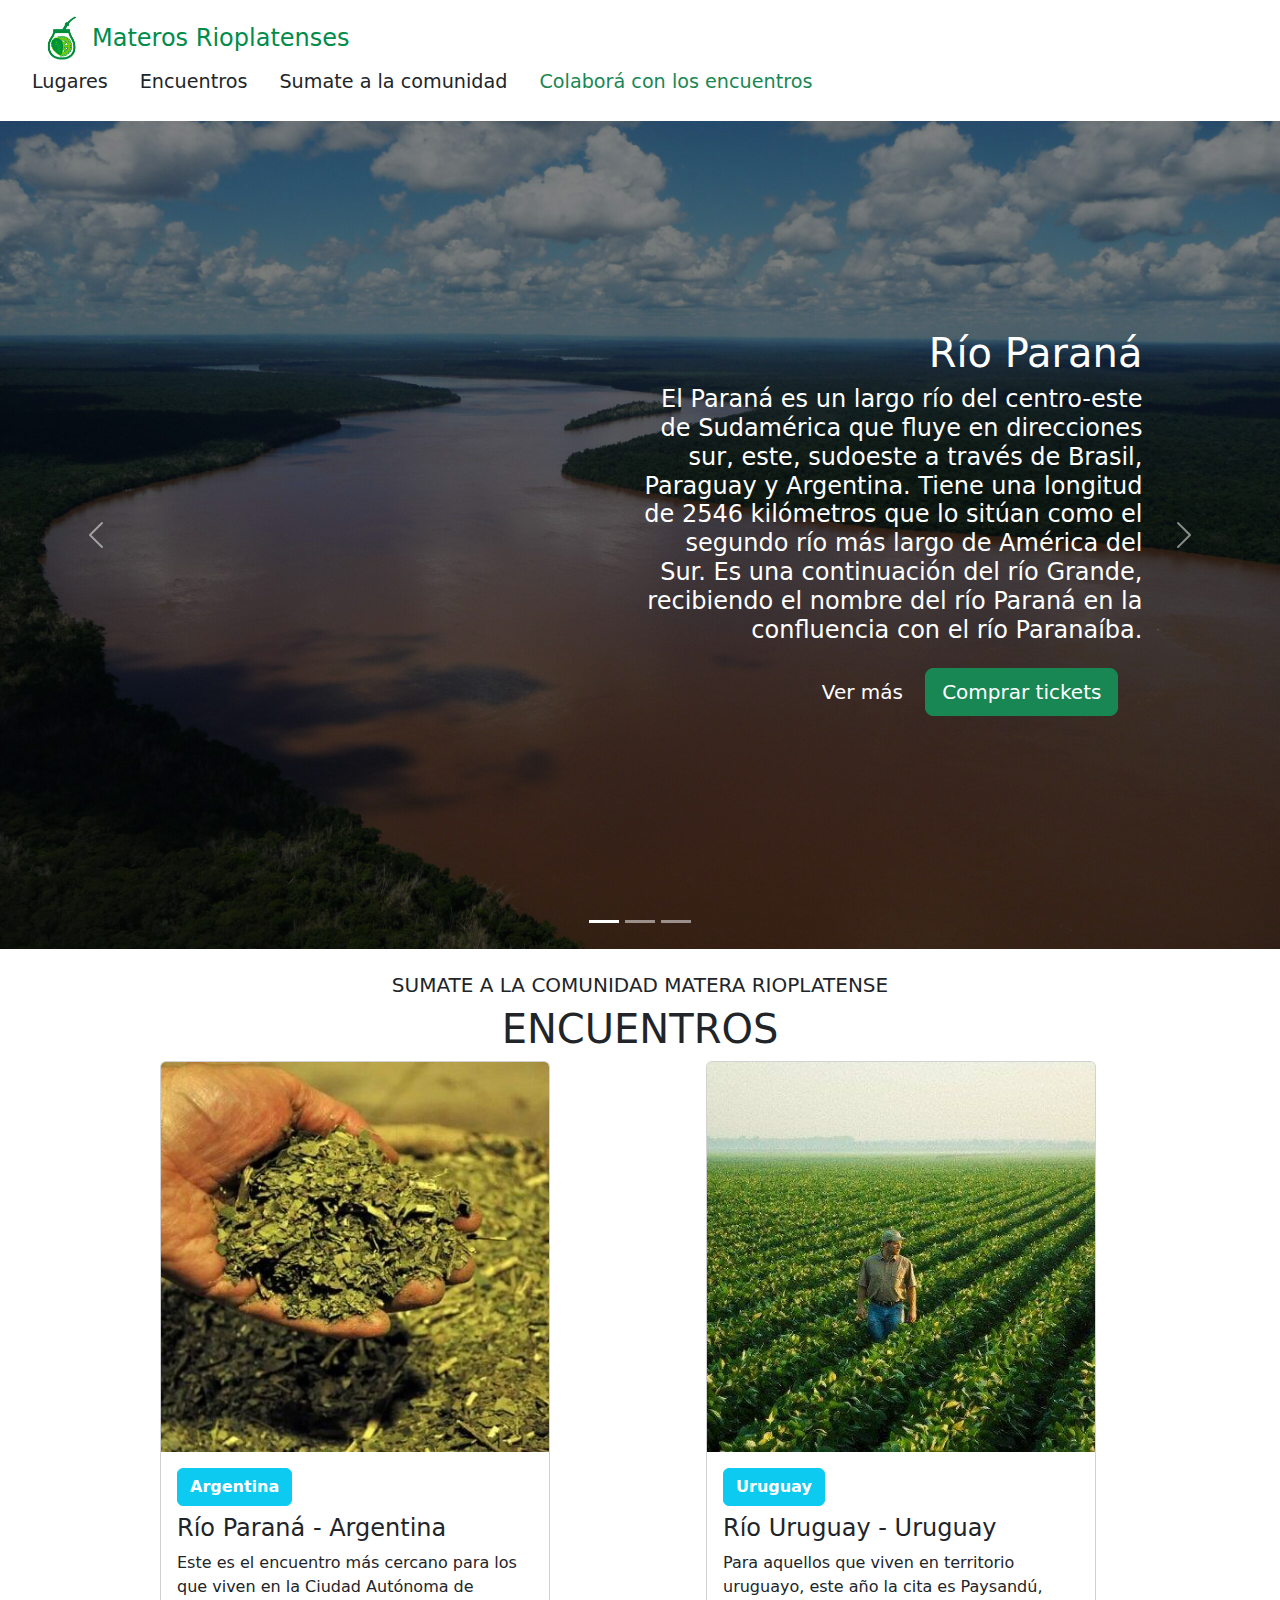
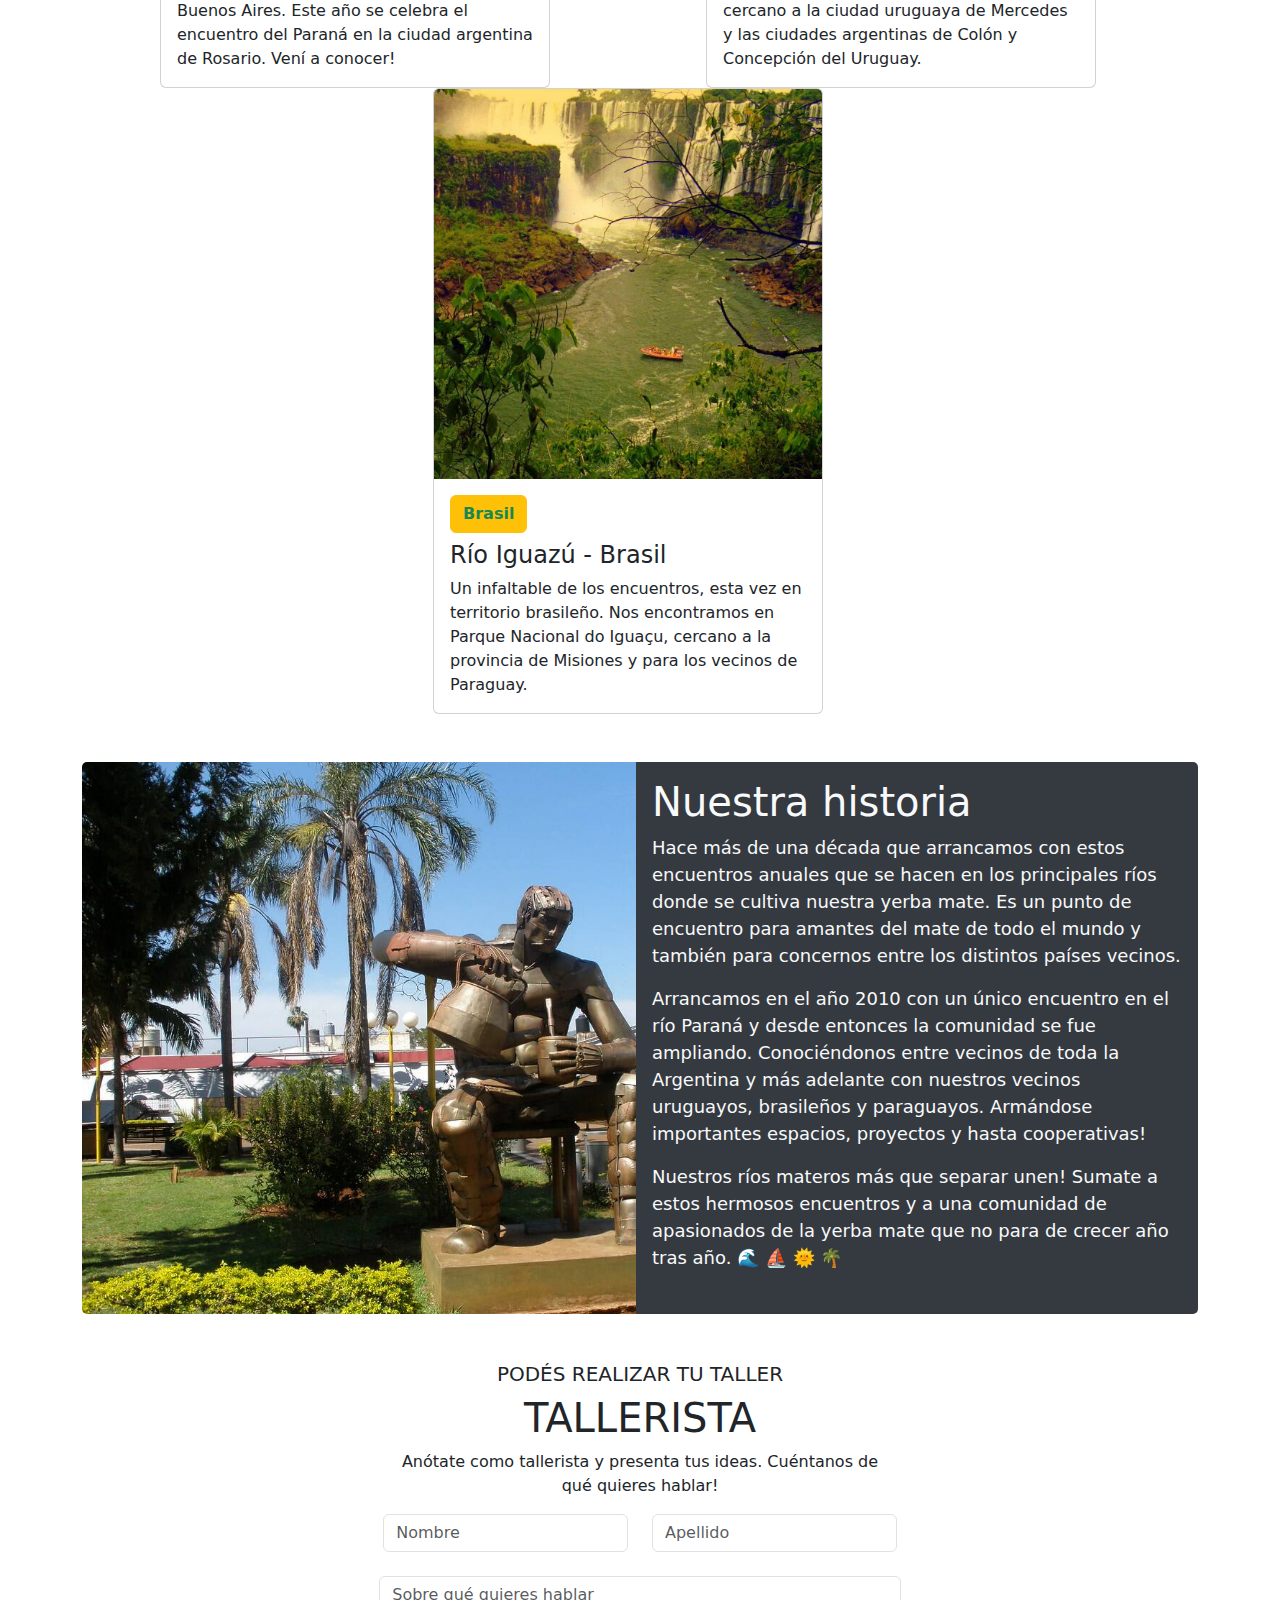
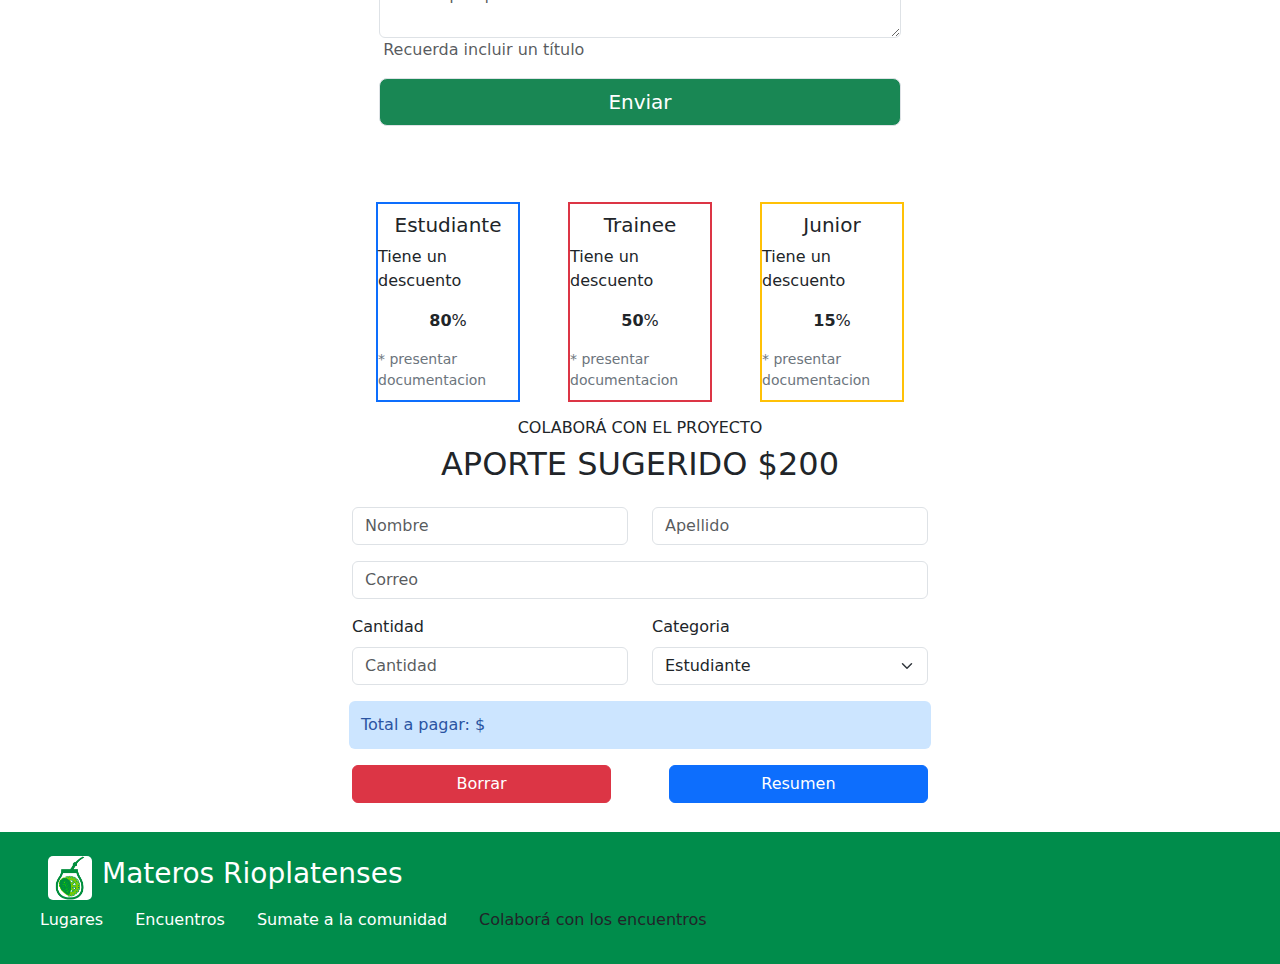
<file: index.html>
<!DOCTYPE html>
<html lang="en">
<head>
    <meta charset="UTF-8">
    <meta http-equiv="X-UA-Compatible" content="IE=edge">
    <meta name="viewport" content="width=device-width, initial-scale=1.0">
    <title>TP Integrador Front</title>

    <!--Bootstrap y CSS-->
    <link rel="shortcut icon" type="image/x-icon" href="img/1_favicon.png">
    <link href="https://cdn.jsdelivr.net/npm/bootstrap@5.3.0/dist/css/bootstrap.min.css" rel="stylesheet">
    <script src="https://cdn.jsdelivr.net/npm/bootstrap@5.3.0/dist/js/bootstrap.bundle.min.js"></script> 
    <link rel="stylesheet" href="estilos.css">
</head>

<body>

    <!-- Nav -->
    <div class="container-fluid row p-3" id="minav">
        
        <a id="nav-logo_link" class="row col-xxl-6"  href="#">
            <div id="nav-logo">
                    <img src="img/1_favicon.png" alt="logo mate">
                    <h3 id="logo_titulo">Materos Rioplatenses</h3>
            </div>
        </a>

        <ul class="nav col-xxl-5">
            <li class="nav-item">
                <a class="nav-link" href="#lugares">Lugares</a>
            </li>
    
            <li class="nav-item">
                <a class="nav-link" href="#encuentros">Encuentros</a>
            </li>
    
            <li class="nav-item">
                <a class="nav-link" href="#formulario">Sumate a la comunidad</a>
            </li>
    
            <li class="nav-item">
                <a class="nav-link text-success" href="#tickets">Colaborá con los encuentros</a>
            </li>
        </ul>
    </div>


    <!-- Bloque 1 Slider -->
    <div id="lugares" class="carousel slide" data-bs-ride="carousel">

        <div class="carousel-indicators">
            <button type="button" data-bs-target="#lugares" data-bs-slide-to="0" class="active"></button>
            <button type="button" data-bs-target="#lugares" data-bs-slide-to="1"></button>
            <button type="button" data-bs-target="#lugares" data-bs-slide-to="2"></button>
        </div>
        
        <div class="carousel-inner">
            <div class="carousel-item active">
                <div class="container-fluid text-white poster_opacidad" id="bloque1_opacidad">
                    <div class="pr-5 poster_texto" id="bloque1_texto">
                        <h1>Río Paraná</h1>
                        <h4>El Paraná es un largo río del centro-este de Sudamérica que fluye en direcciones sur, este, sudoeste a través de Brasil, Paraguay y Argentina. Tiene una longitud de 2546 kilómetros que lo sitúan como el segundo río más largo de América del Sur. Es una continuación del río Grande, recibiendo el nombre del río Paraná en la confluencia con el río Paranaíba.</h4>
                        <div class="m-4" id="bloque1_texto-botones">
                            <a href="#encuentros">
                                <button type="button poster_btn-1" class="btn btn-primary-outline btn-lg text-white" id="bloque1_btn-1">Ver más</button>
                            </a>

                            <a href="#tickets">
                                <button type="button poster_btn-2" class="btn btn-success btn-lg" id="bloque1-btn_2">Comprar tickets</button>
                            </a>
                        </div>
                    </div>
                </div>
                <img class="d-block w-100" src="img/rioparana1-min.jpg" id="bloque1_img" alt="Rio Parana">
            </div>
        
            <div class="carousel-item">
                <div class="container-fluid text-white poster_opacidad" id="bloque1_opacidad">
                    <div class="pr-5 poster_texto" id="bloque1_texto">
                        <h1>Río Uruguay</h1>
                        <h4>El río Uruguay es un río internacional de América del Sur que junto con los ríos Paraná, Paraguay y otros cursos fluviales forman la cuenca del Plata. Nace en la Sierra Geral en el sudeste de Brasil en la confluencia de los ríos Canoas y Pelotas en el límite entre los estados de Río Grande del Sur y Santa Catarina, y desemboca en el Río de la Plata en el lugar llamado punta Gorda entre el departamento uruguayo de Colonia y el argentino de Islas del Ibicuy en la provincia de Entre Ríos.</h4>
                        <div class="m-4" id="bloque1_texto-botones">
                            <a href="#encuentros">
                                <button type="button poster_btn-1" class="btn btn-primary-outline btn-lg text-white" id="bloque1_btn-1">Ver más</button>
                            </a>

                            <a href="#tickets">
                                <button type="button poster_btn-2" class="btn btn-success btn-lg" id="bloque1-btn_2">Comprar tickets</button>
                            </a>
                        </div>
                    </div>
                </div>
                <img class="d-block w-100" src="img/corrientes2-min.jpg" alt="Corrientes foto 2">
            </div>

            <div class="carousel-item">
                <div class="container-fluid text-white poster_opacidad" id="bloque1_opacidad">
                    <div class="pr-5 poster_texto" id="bloque1_texto">
                        <h1>Río Iguazú</h1>
                        <h4>El río Iguazú es un río del sur de Brasil y del nordeste de la Argentina, en el centro-este de América del Sur. Pertenece a la cuenca del Plata. Nace en el cordón montañoso brasileño denominado Serra do Mar, en el estado de Paraná, y luego de un recorrido de aproximadamente 1300 kilómetros desemboca en el río Paraná.</h4>
                        <div class="m-4" id="bloque1_texto-botones">
                            <a href="#encuentros">
                                <button type="button poster_btn-1" class="btn btn-primary-outline btn-lg text-white" id="bloque1_btn-1">Ver más</button>
                            </a>
                            <a href="#tickets">
                                <button type="button poster_btn-2" class="btn btn-success btn-lg" id="bloque1-btn_2">Comprar tickets</button>
                            </a>
                        </div>
                    </div>
                </div>
                <img class="d-block w-100" src="img/misiones1-min.jpg" alt="Misiones foto 1">
            </div>
        </div>
        

        <button class="carousel-control-prev" type="button" data-bs-target="#lugares" data-bs-slide="prev">
            <span class="carousel-control-prev-icon"></span>
          </button>
          <button class="carousel-control-next" type="button" data-bs-target="#lugares" data-bs-slide="next">
            <span class="carousel-control-next-icon"></span>
          </button>
        </div>
    </div>
    

    <!--#008c4b verde-->
    <!-- Bloque 2 Oradores -->
    <div class="container pt-4 pb-4" id="encuentros">
        <div class="container oradores-presentacion">
            <h5>SUMATE A LA COMUNIDAD MATERA RIOPLATENSE</h5>
            <h1>ENCUENTROS</h1>
        </div>

        <div class="container-fluid row justify-content-around" id="cartas">
            
            <div class="card">
                <img class="card-img-top" src="img/mate7-min.jpg" alt="yerba rio parana">
                <div class="card-body">
                    <button type="button" class="btn btn-info text-white">Argentina</button>
                    <h4 class="card-title pt-2">Río Paraná - Argentina</h4>
                    <p class="card-text">Este es el encuentro más cercano para los que viven en la Ciudad Autónoma de Buenos Aires. Este año se celebra el encuentro del Paraná en la ciudad argentina de Rosario. Vení a conocer!</p>
                </div>
            </div>

            <div class="card">
                <img class="card-img-top" src="img/mate9-min.jpg" alt="campo rio uruguay">
                <div class="card-body">
                    <button type="button" class="btn btn-info text-white">Uruguay</button>
                    <h4 class="card-title pt-2">Río Uruguay - Uruguay</h4>
                    <p class="card-text">Para aquellos que viven en territorio uruguayo, este año la cita es Paysandú, cercano a la ciudad uruguaya de Mercedes y las ciudades argentinas de Colón y Concepción del Uruguay.</p>
                </div>
            </div>

            <div class="card">
                <img class="card-img-top" src="img/misiones1-min.jpg" alt="cataratas iguazu">
                <div class="card-body">
                    <button type="button" class="btn btn-warning text-success">Brasil</button>
                    <h4 class="card-title pt-2">Río Iguazú - Brasil</h4>
                    <p class="card-text">Un infaltable de los encuentros, esta vez en territorio brasileño. Nos encontramos en Parque Nacional do Iguaçu, cercano a la provincia de Misiones y para los vecinos de Paraguay.</p>
                </div>
            </div>

        </div>
    </div>


    <!-- Bloque 3 BsAs Octubre -->
    <div class="container row pt-4 pb-4" id="bsas">
        <!--<img class="col" src="img/honolulu.jpg">-->
        <div class="col" id="bsas-img"></div>
        <div class="col container-fluid p-3 text-light" id="bsas-texto">
            <h1>Nuestra historia</h1>
            <p>Hace más de una década que arrancamos con estos encuentros anuales que se hacen en los principales ríos donde se cultiva nuestra yerba mate. Es un punto de encuentro para amantes del mate de todo el mundo y también para concernos entre los distintos países vecinos.</p>
            <p>Arrancamos en el año 2010 con un único encuentro en el río Paraná y desde entonces la comunidad se fue ampliando. Conociéndonos entre vecinos de toda la Argentina y más adelante con nuestros vecinos uruguayos, brasileños y paraguayos. Armándose importantes espacios, proyectos y hasta cooperativas!</p>
            <p>Nuestros ríos materos más que separar unen! Sumate a estos hermosos encuentros y a una comunidad de apasionados de la yerba mate que no para de crecer año tras año. &#127754; &#9973; &#127774; &#127796;</p>
        </div>
    </div>


    <!-- Bloque 4 Formulario -->
    <div class="container pt-4 pb-4" id="formulario">
        <div class="container oradores-presentacion">
            <h5>PODÉS REALIZAR TU TALLER</h5>
            <h1>TALLERISTA</h1>
            <p>Anótate como tallerista y <span>presenta tus ideas</span>. Cuéntanos de qué quieres hablar!</p>
        </div>

        <form>
            <div class="row d-flex justify-content-between">

                <div class="col">
                    <input type="text" class="form-control" placeholder="Nombre" name="nombre">
                </div>

                <div class="col">
                    <input type="text" class="form-control" placeholder="Apellido" name="apellido">
                </div>

                <textarea class="form-control mt-4" name="text" placeholder="Sobre qué quieres hablar"></textarea>
                
                <p class="text-muted">Recuerda incluir un título</p>

                <button type="button" class="btn btn-success btn-lg" id="boton-submit">Enviar</button>
            </div>
        </form>
    </div>


    <!--Bloque 5 Tickets-->
    <div id="tickets">

        <div id="tickets_botones-general">

            <div id="tickets_botones1" class="tickets_boton">
                <h5>Estudiante</h5>
                <p>Tiene un descuento</p>
                <p><span id="tickets_botones-precio1">80</span>%</p>
                <small class="text-secondary">* presentar documentacion</small>
            </div>

            <div id="tickets_botones2" class="tickets_boton">
                <h5>Trainee</h5>
                <p>Tiene un descuento</p>
                <p><span id="tickets_botones-precio2">50</span>%</p>
                <small class="text-secondary">* presentar documentacion</small>
            </div>

            <div id="tickets_botones3" class="tickets_boton">
                <h5>Junior</h5>
                <p>Tiene un descuento</p>
                <p><span id="tickets_botones-precio3">15</span>%</p>
                <small class="text-secondary">* presentar documentacion</small>
            </div>
        </div>

        <div id="tickets_formulario-general" class="pt-3">
            <p class="formulario-intro h6">COLABORÁ CON EL PROYECTO</p>
            <p class="formulario-intro h2">APORTE SUGERIDO $200</p>
            <form>
                <div class="row d-flex justify-content-between">
    
                    <div class="col pt-3">
                        <input type="text" class="form-control" placeholder="Nombre" name="nombre">
                    </div>
    
                    <div class="col pt-3">
                        <input type="text" class="form-control" placeholder="Apellido" name="apellido">
                    </div>
    
                    
                    <div class="pt-3">
                        <input type="email" class="form-control" placeholder="Correo" name="correo">
                    </div>

                    <div class="col pt-3 pb-3">
                        <label for="cantidad" class="form-label">Cantidad</label>
                        <input type="number" class="form-control" placeholder="Cantidad" id="cantidad" name="cantidad">
                    </div>

                    <div class="col pt-3 pb-3">
                        <label for="categoria" class="form-label">Categoria</label>
                        <select class="form-select" id="categoria_select">
                            <option>Estudiante</option>
                            <option>Trainee</option>
                            <option>Junior</option>
                        </select>
                    </div>

                    <p class="formulario-resultado">Total a pagar: <span id="tickets_formulario-resultado"></span>$</p>
    
                    <div id="tickets_formulario-botones" class="d-flex justify-content-between pt-3">
                        <input type="reset" class="btn btn-danger" value="Borrar">
                        <input type="button" id="tickets_formulario-resumen" class="btn btn-primary" value="Resumen">
                    </div>
                </div>
            </form>
        </div>
    </div>


    <!-- Footer -->
    <footer class="container-fluid row p-4" id="mifooter">

        <a id="footer-logo_link" class="row col-xxl-6"  href="#">
            <div id="footer-logo">
                    <img id="footer-logo_img" src="img/1_favicon.png" alt="logo mate">
                    <h3 id="footer-logo_texto">Materos Rioplatenses</h3>
            </div>
        </a>

        <ul class="nav col-xxl-5">
            <li class="nav-item">
                <a class="nav-link" href="#lugares">Lugares</a>
            </li>
    
            <li class="nav-item">
                <a class="nav-link" href="#encuentros">Encuentros</a>
            </li>
    
            <li class="nav-item">
                <a class="nav-link" href="#formulario">Sumate a la comunidad</a>
            </li>
    
            <li class="nav-item">
                <a class="nav-link text-dark" href="#tickets">Colaborá con los encuentros</a>
            </li>
        </ul>
    </footer>
    
    <script src="integrador2.js"></script>
</body>
</html>
</file>
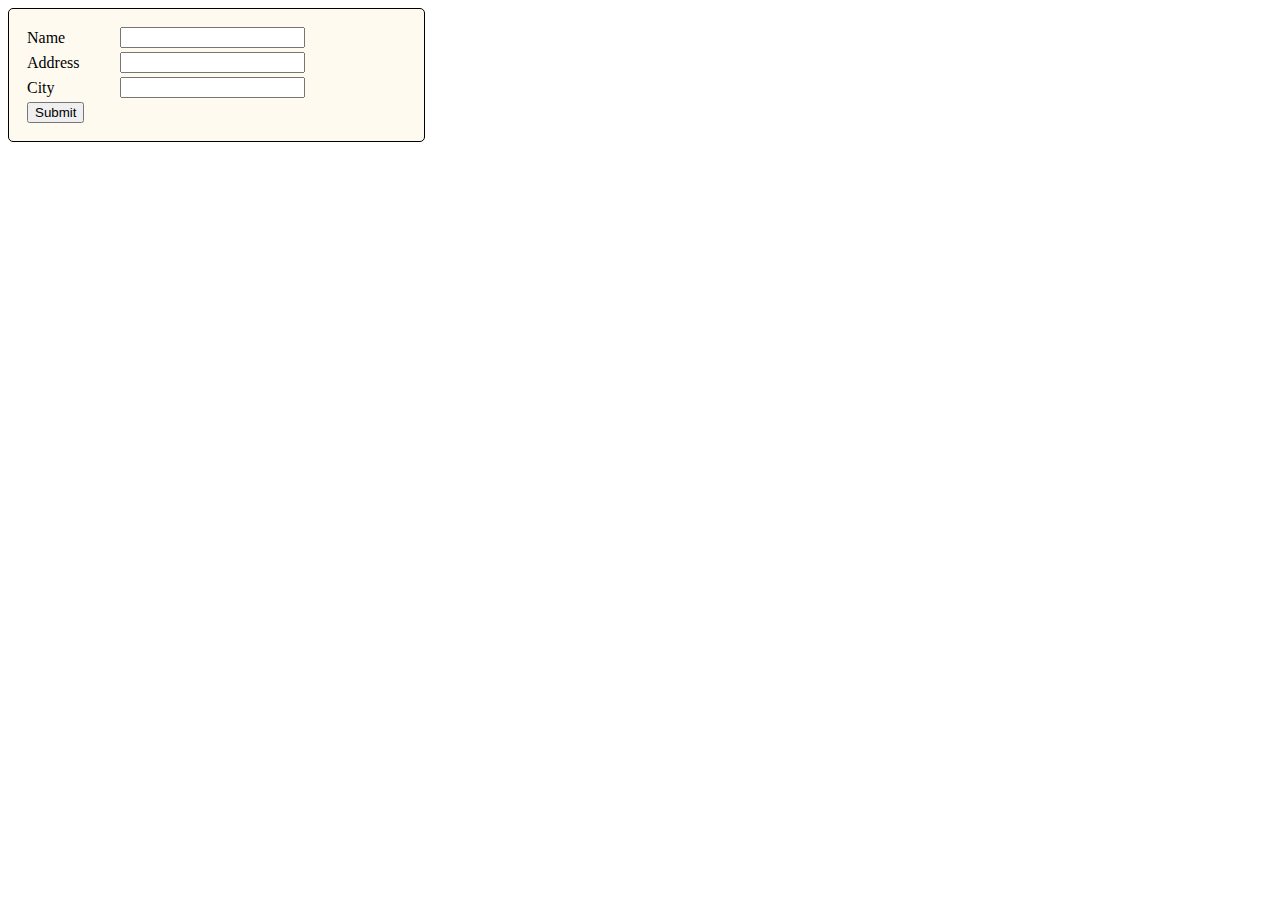
<file: Notepad/index.html>
<!DOCTYPE html>
<html>
<head>
	<title>PHP Exercices</title>
	<meta charset="utf-8">
	<link rel="stylesheet" type="text/css" href="styles.css">
</head>
<body>
	<form action="exercices.php" method="post" id="basicform">
		<table>
			<tr>
				<td>Name</td>
				<td><input type="text" name="username"></td>
			</tr>

			<tr>
				<td>Address</td>
				<td><input type="text" name="streetaddress"></td>
			</tr>

			<tr>
				<td>City</td>
				<td><input type="text" name="cityaddress"></td>
			</tr>

			<tr>
				<td><input type="submit" value="Submit"></td>
			</tr>
		</table>
	</form>
</body>
</html>
</file>
<file: estilos.css>
/* Nav */
#minav, #mifooter {
    margin: 0 auto;
    display: flex;
    align-items: center;
    justify-content: space-evenly;
}

#nav-logo, #footer-logo {
    display: flex;
    align-items: center;
}

#nav-logo_link, #footer-logo_link { text-decoration: none;}
#nav-logo_link img, #footer-logo_link img { width: 44px;}

#minav a {
    font-size: larger;
    color: #212529;
}

#minav a:hover {
    color: #008c4b;
}

#logo_titulo {
    color: #008c4b;
    margin-bottom: 0px;
    padding-left: 8px;
    font-size: x-large;
}

#lugares img {
    height: 92vh;
    background-size: cover;
}



/* Bloque 1 Poster*/
.poster_img {
    z-index: 1;
    background-position: center;
}

.poster_opacidad {
    background-color: rgba(0, 0, 0, 0.5);
    height: 100%;
    display: flex;
    flex-direction: row-reverse;
    align-items: center;
    position: absolute;
}

.poster_texto {
    width: 50%;
    text-align: end;
    padding-right: 10%;
}

.poster_texto h4 { font-weight: normal; }

.poster_btn-1 {
    border: 1px solid white;
    margin-right: 2%;
}

.carousel-item a { text-decoration: none;}




/* Bloque 2 Oradores*/

.oradores-presentacion { text-align: center; }

.oradores-presentacion h5, .card-text { font-weight: lighter; }

.card {
    width: 390px;
    padding: 0;
}

.card img { 
    height: 390px; 
    object-fit: cover;
}

.card-body button {
    font-weight: bold;
}



/* Bloque 3 BsAs*/
#bsas { 
    height: 600px;
    margin: 0 auto;
}

#bsas-img {
    width: 50%;
    background-image: url(img/misiones4-min.jpg);
    background-size: cover;
    border-top-left-radius: 5px;
    border-bottom-left-radius: 5px;
}

#bsas-texto {
    width: 50%;
    background-color: #353a40;
    border-top-right-radius: 5px;
    border-bottom-right-radius: 5px;
    font-size: large;
}



/* Bloque 4 Formulario*/
#formulario {
    width: 42%;
}

#formulario textarea, #formulario > button, #boton-submit {
    width: 97%;
    margin: 0 auto;
    border: 1px solid #dee2e6;
}

#oradores-presentacion > p > span {
    text-decoration: underline;
    text-decoration-style: dotted;
}

#tabla_oradores th {
    color: #008c4b;
}

/* Bloque 5 Tickets*/
#tickets {
    display: flex;
    flex-direction: column;
    align-items: center;
    height: 70vh;
    margin-top: 4%;
}
#tickets_botones-general {
    display: flex;
    width: 45%;
    justify-content: space-around;
    align-items: center;
}

#tickets_botones-general span { font-weight: bold; }

.tickets_boton {
    display: flex;
    flex-direction: column;
    justify-content: center;
    align-items: center;
    height: 200px;
    width: 25%;
}

#tickets_botones1 { border: 2px solid #0d6efd;}
#tickets_botones2 { border: 2px solid #dc3545;}
#tickets_botones3 { border: 2px solid #ffc107;}

#tickets_formulario-general { width: 45%; }

#tickets_formulario-botones input { width: 45%; }

.formulario-intro { text-align: center;}

.formulario-resultado {
    background-color: #cce5ff;
    color: #2b54a2;
    width: 97%;
    border-radius: 0.375rem;
    padding: 2%;
    margin-top: 5px;
    margin: 0 auto;
}


/* Footer */
#mifooter { 
    margin: 0 auto;
    background-color: #008c4b;
}

#footer-logo_texto{ color: white;}
#footer-logo_img { 
    background-color: white;
    border-radius: 5px;
    margin-right: 10px;
}

#mifooter a { color: white; }



/* Media Queries */
@media (max-width: 750px) {
    #minav a, #bloque1_texto h4, #mifooter a { font-size: medium; }

    #bsas-texto p,#bloque1_texto-botones button, .tickets_boton p, .tickets_boton small,.card-text { font-size: small;}

    #tickets_botones-general, #tickets_formulario-general { width: 87%; }
}
</file>
<file: Notepad/styles.css>
#basicform table {

	width: 33%;
	border: 0; background-color:
	floralwhite;
	border: 1px solid;
	border-radius: 5px;
	padding: 15px;
}

#basicform td { align: center; }

#phpresults {
	width: 80%;
	border: 1px solid;
	border-radius: 5px;
	padding-left: 2%;
	background-color: springgreen;
	font-size: 14px;
}
</file>
